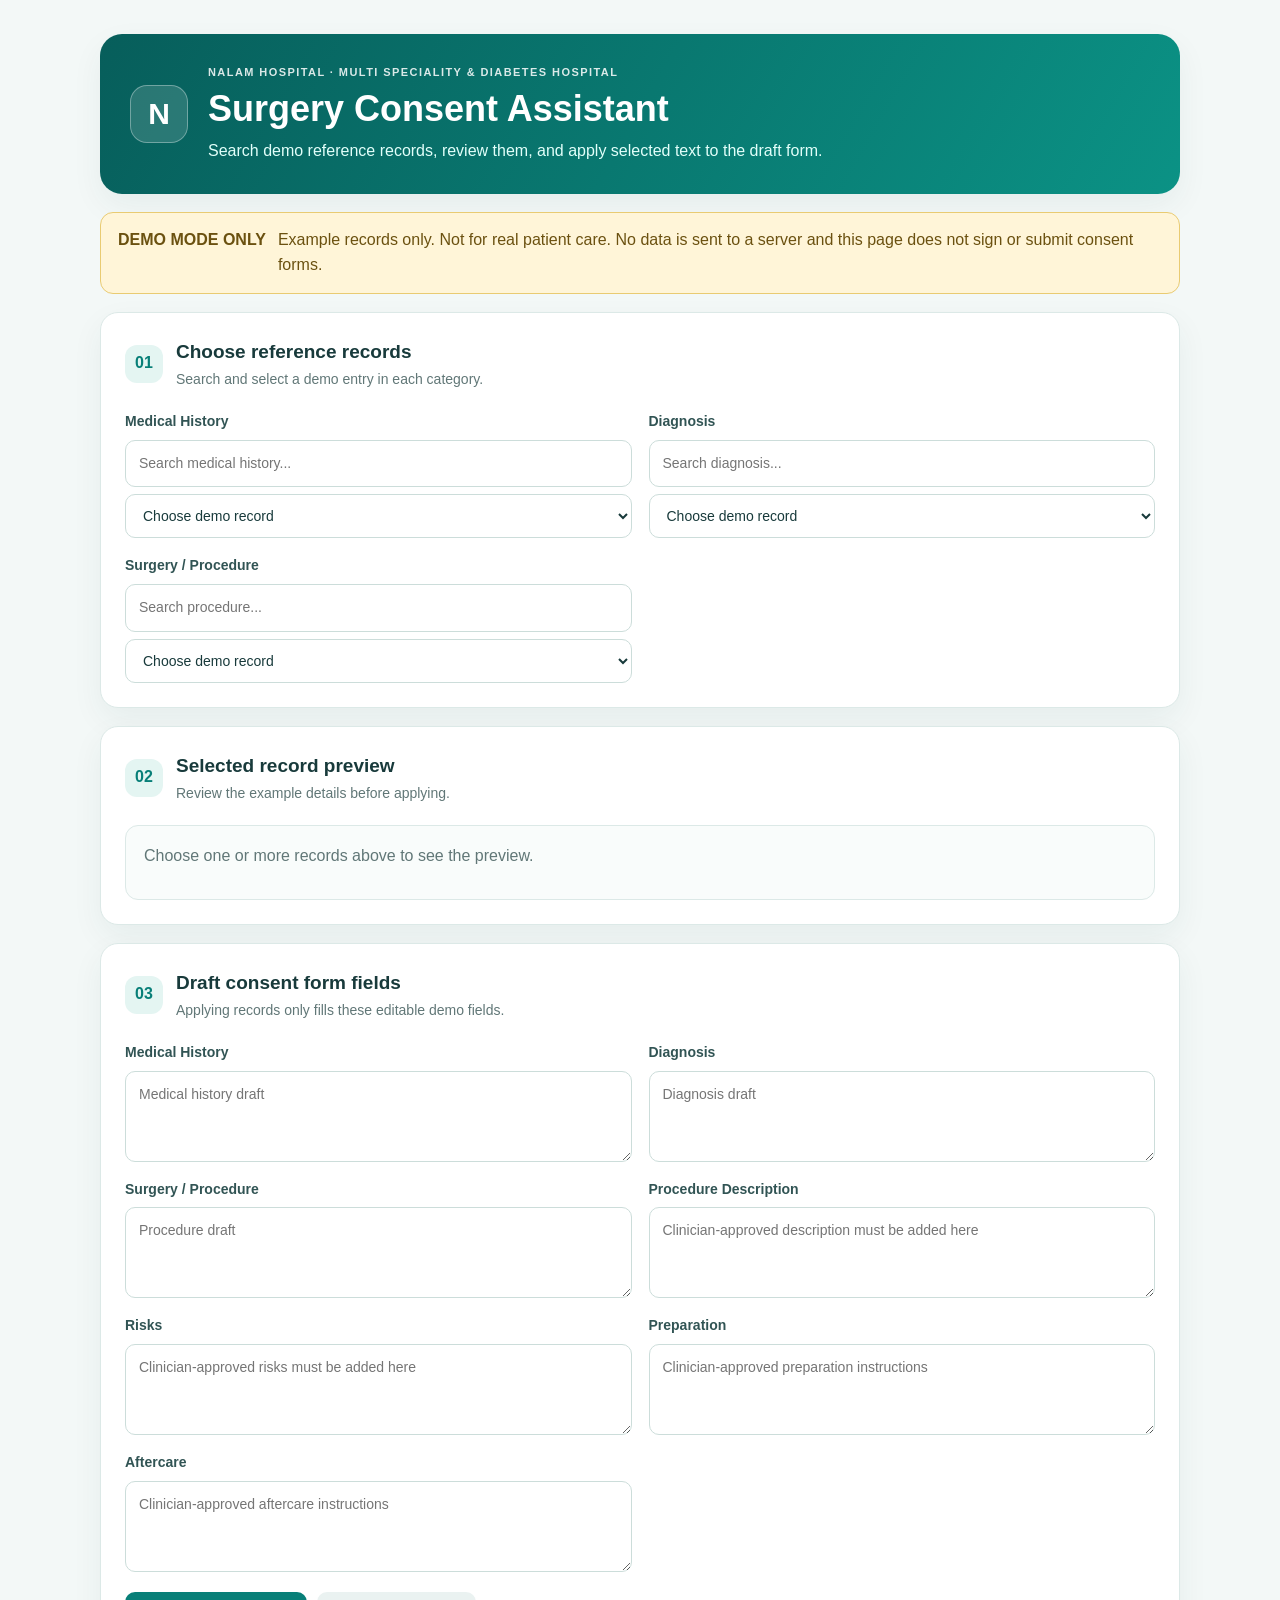
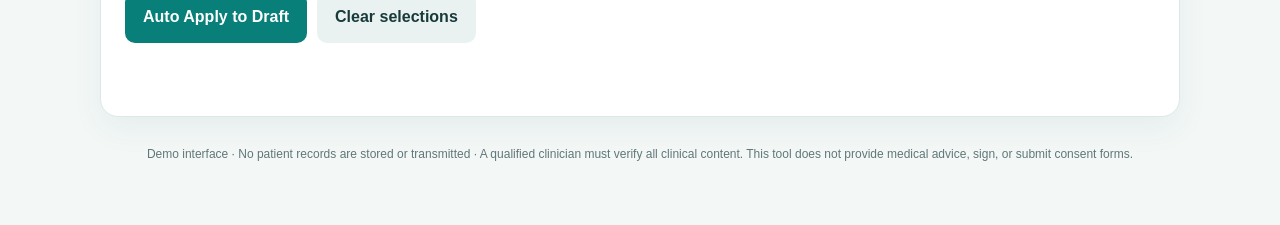
<file: index.html>
<!doctype html>
<html lang="en">
<head>
<meta charset="utf-8">
<meta name="viewport" content="width=device-width, initial-scale=1">
<meta http-equiv="refresh" content="0; url=consent-demo/">
<title>NALAM Hospital | Surgery Consent Demo</title>
</head>
<body>
<p>Opening the NALAM Hospital Surgery Consent Assistant demo…</p>
<p><a href="consent-demo/">Click here if the demo does not open automatically.</a></p>
</body>
</html>
</file>
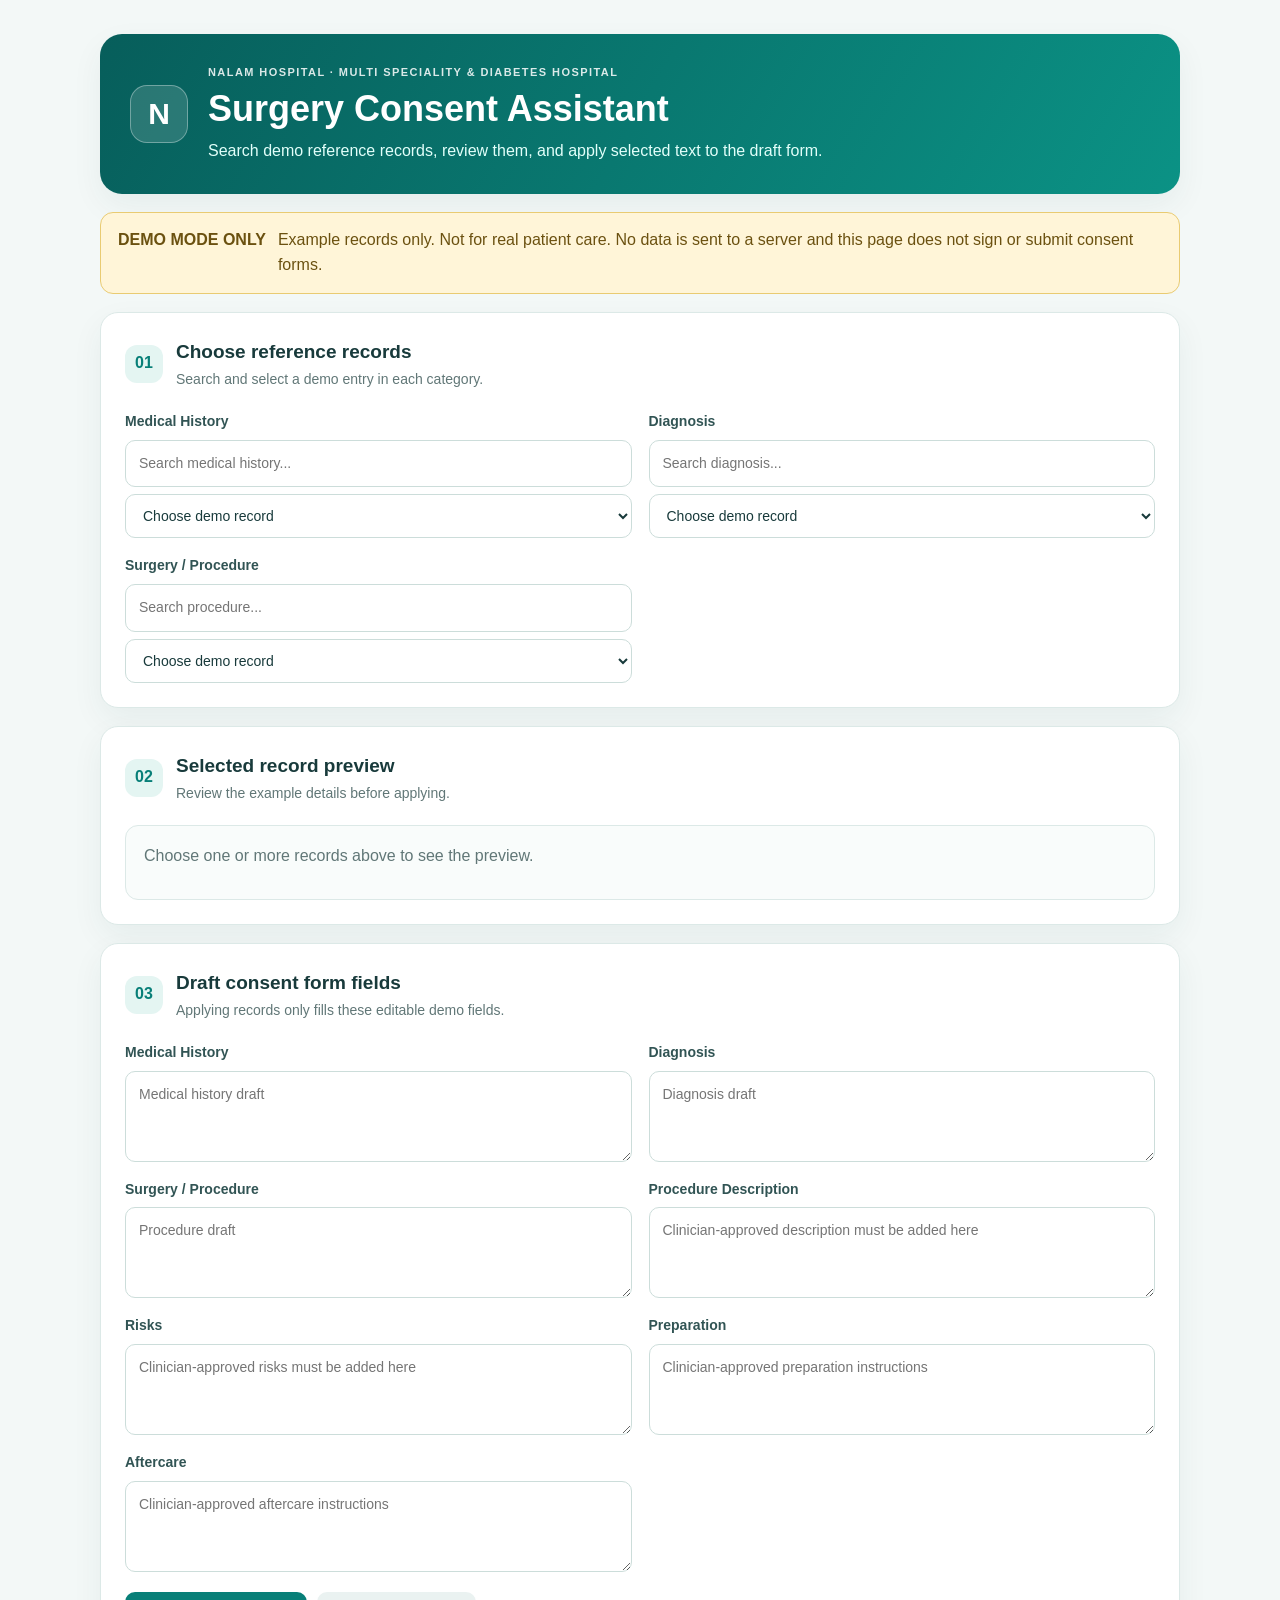
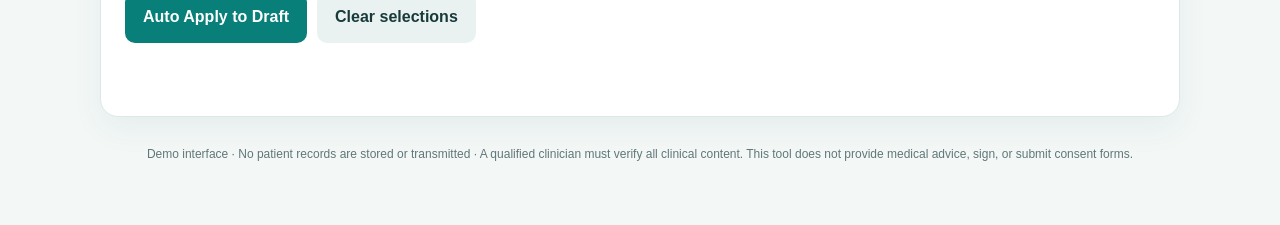
<file: consent-demo/index.html>
<!doctype html>
<html lang="en">
<head><meta charset="utf-8"><meta name="viewport" content="width=device-width, initial-scale=1"><meta name="description" content="NALAM Hospital Surgery Consent Assistant demo interface"><title>NALAM Hospital | Surgery Consent Assistant Demo</title><link rel="stylesheet" href="style.css"></head>
<body><main class="page">
<header class="hero"><div class="brand-mark" aria-hidden="true">N</div><div><p class="eyebrow">NALAM HOSPITAL · MULTI SPECIALITY &amp; DIABETES HOSPITAL</p><h1>Surgery Consent Assistant</h1><p class="subtitle">Search demo reference records, review them, and apply selected text to the draft form.</p></div></header>
<div class="warning" role="alert"><strong>DEMO MODE ONLY</strong><span>Example records only. Not for real patient care. No data is sent to a server and this page does not sign or submit consent forms.</span></div>
<section class="panel"><div class="section-heading"><span class="step">01</span><div><h2>Choose reference records</h2><p>Search and select a demo entry in each category.</p></div></div>
<div class="fields">
<label>Medical History<input id="history-search" type="search" placeholder="Search medical history..." autocomplete="off"><select id="history-select"><option value="">Choose demo record</option></select></label>
<label>Diagnosis<input id="diagnosis-search" type="search" placeholder="Search diagnosis..." autocomplete="off"><select id="diagnosis-select"><option value="">Choose demo record</option></select></label>
<label>Surgery / Procedure<input id="surgery-search" type="search" placeholder="Search procedure..." autocomplete="off"><select id="surgery-select"><option value="">Choose demo record</option></select></label>
</div></section>
<section class="panel"><div class="section-heading"><span class="step">02</span><div><h2>Selected record preview</h2><p>Review the example details before applying.</p></div></div><div id="preview" class="preview empty" aria-live="polite">Choose one or more records above to see the preview.</div></section>
<section class="panel"><div class="section-heading"><span class="step">03</span><div><h2>Draft consent form fields</h2><p>Applying records only fills these editable demo fields.</p></div></div>
<div class="fields">
<label>Medical History<textarea id="form-history" rows="3" placeholder="Medical history draft"></textarea></label>
<label>Diagnosis<textarea id="form-diagnosis" rows="3" placeholder="Diagnosis draft"></textarea></label>
<label>Surgery / Procedure<textarea id="form-surgery" rows="3" placeholder="Procedure draft"></textarea></label>
<label>Procedure Description<textarea id="form-description" rows="3" placeholder="Clinician-approved description must be added here"></textarea></label>
<label>Risks<textarea id="form-risks" rows="3" placeholder="Clinician-approved risks must be added here"></textarea></label>
<label>Preparation<textarea id="form-preparation" rows="3" placeholder="Clinician-approved preparation instructions"></textarea></label>
<label>Aftercare<textarea id="form-aftercare" rows="3" placeholder="Clinician-approved aftercare instructions"></textarea></label>
</div><div class="actions"><button id="apply-btn" type="button">Auto Apply to Draft</button><button id="clear-btn" type="button" class="secondary">Clear selections</button></div><p id="status" class="status" role="status" aria-live="polite"></p></section>
<footer>Demo interface · No patient records are stored or transmitted · A qualified clinician must verify all clinical content. This tool does not provide medical advice, sign, or submit consent forms.</footer>
</main><script src="app.js"></script></body></html>
</file>
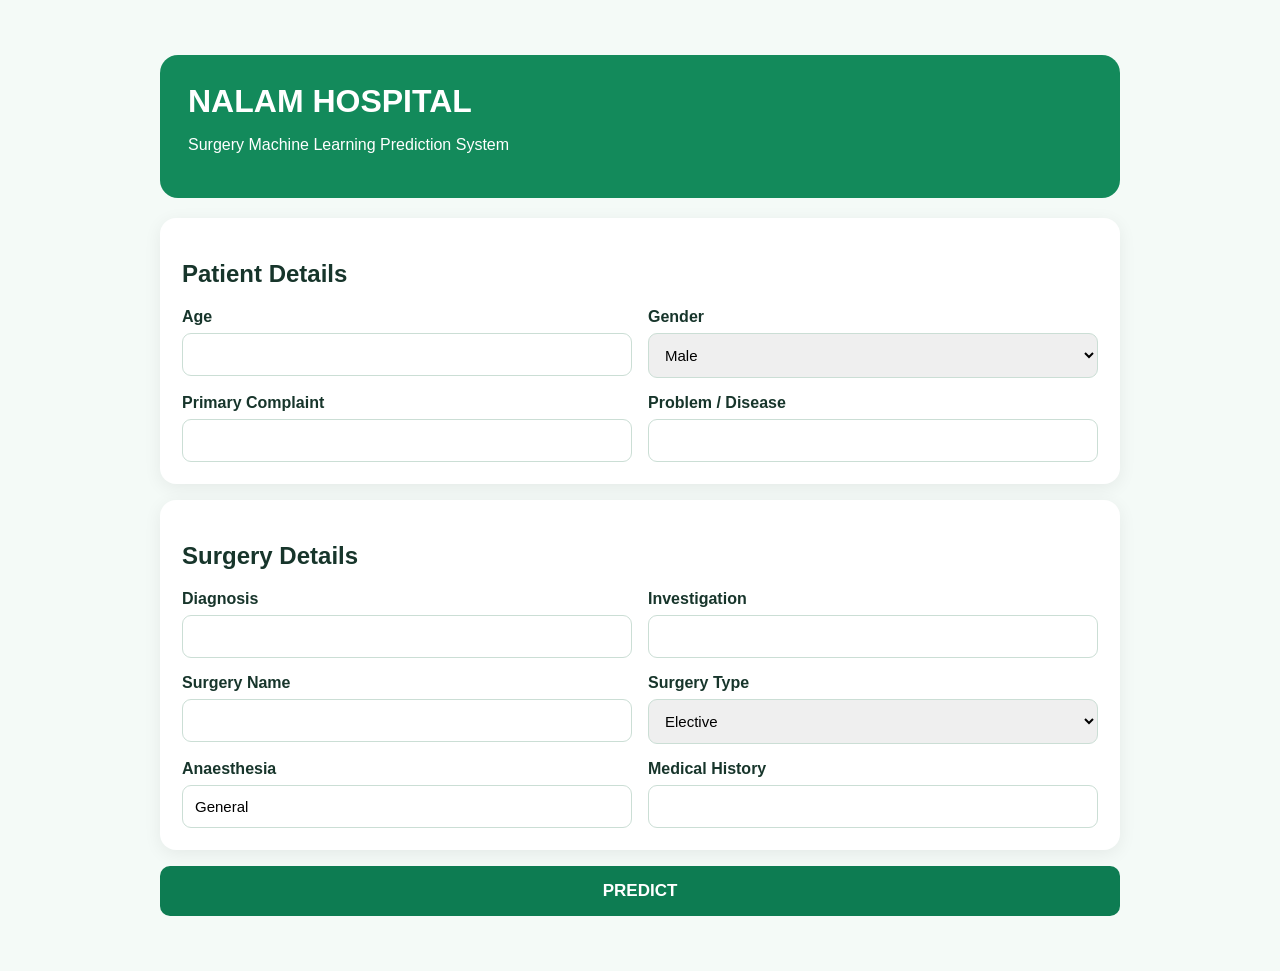
<file: frontend/index.html>
<!doctype html>
<html lang="en"><head><meta charset="utf-8"><meta name="viewport" content="width=device-width,initial-scale=1"><title>NALAM Hospital - Surgery ML</title><link rel="stylesheet" href="style.css"></head>
<body><main class="container"><header><h1>NALAM HOSPITAL</h1><p>Surgery Machine Learning Prediction System</p></header>
<form id="predictionForm"><section><h2>Patient Details</h2><div class="grid"><label>Age<input id="age" type="number" min="1" max="120" required></label><label>Gender<select id="gender"><option>Male</option><option>Female</option><option>Other</option></select></label><label>Primary Complaint<input id="complaint" required></label><label>Problem / Disease<input id="disease" required></label></div></section>
<section><h2>Surgery Details</h2><div class="grid"><label>Diagnosis<input id="diagnosis" required></label><label>Investigation<input id="investigation" required></label><label>Surgery Name<input id="surgery" required></label><label>Surgery Type<select id="surgery_type"><option>Elective</option><option>Emergency</option></select></label><label>Anaesthesia<input id="anaesthesia" value="General"></label><label>Medical History<input id="history"></label></div></section><button type="submit">PREDICT</button></form><div id="result" class="result hidden"></div></main><script src="script.js"></script></body></html>
</file>
<file: consent-demo/style.css>
:root{--ink:#183a3b;--muted:#617777;--teal:#087f78;--teal-dark:#06645f;--line:#dce9e7;--bg:#f3f8f7;--white:#fff;--warn:#fff5d8;--warn-line:#e9cb72;--shadow:0 12px 32px rgba(23,62,60,.06)}*{box-sizing:border-box}body{margin:0;background:var(--bg);color:var(--ink);font-family:Inter,Segoe UI,Arial,sans-serif;line-height:1.55}.page{width:min(1080px,calc(100% - 32px));margin:34px auto}.hero{display:flex;gap:20px;align-items:center;padding:30px;border-radius:22px;background:linear-gradient(120deg,#075e5b,#0b9285);color:#fff;box-shadow:var(--shadow)}.brand-mark{display:grid;place-items:center;flex:0 0 58px;height:58px;border-radius:17px;background:#ffffff24;border:1px solid #ffffff55;font-size:30px;font-weight:800}.eyebrow{font-size:11px;letter-spacing:.13em;font-weight:800;opacity:.85;margin:0 0 7px}.hero h1{font-size:clamp(25px,4vw,36px);line-height:1.15;margin:0}.subtitle{margin:10px 0 0;color:#e2fffa}.warning{display:flex;gap:12px;align-items:flex-start;margin:18px 0;padding:15px 17px;background:var(--warn);border:1px solid var(--warn-line);border-radius:13px;color:#6b5110}.warning strong{white-space:nowrap}.panel{margin:18px 0;padding:24px;background:var(--white);border:1px solid var(--line);border-radius:18px;box-shadow:var(--shadow)}.section-heading{display:flex;gap:13px;align-items:center;margin-bottom:20px}.step{display:grid;place-items:center;flex:0 0 38px;height:38px;border-radius:12px;background:#e4f5f2;color:var(--teal);font-weight:800}.section-heading h2{margin:0;font-size:19px}.section-heading p{margin:3px 0 0;color:var(--muted);font-size:14px}.fields{display:grid;grid-template-columns:repeat(2,minmax(0,1fr));gap:17px}.fields label{display:block;font-size:14px;font-weight:700;color:#315454}.fields input,.fields select,.fields textarea{display:block;width:100%;margin-top:7px;padding:12px 13px;border:1px solid #ccddda;border-radius:10px;background:#fff;color:var(--ink);font:inherit;font-weight:400;outline:none}.fields input:focus,.fields select:focus,.fields textarea:focus{border-color:var(--teal);box-shadow:0 0 0 3px #087f7818}.fields textarea{resize:vertical}.preview{border:1px solid var(--line);border-radius:13px;padding:18px;min-height:75px}.preview.empty{color:var(--muted);background:#f9fcfb}.preview-grid{display:grid;grid-template-columns:repeat(3,minmax(0,1fr));gap:13px}.preview-card{padding:13px;border-radius:11px;background:#f3f9f8}.preview-card h3{margin:0 0 7px;font-size:13px;color:var(--teal-dark)}.preview-card p{margin:0;font-size:14px;white-space:pre-wrap}.actions{display:flex;flex-wrap:wrap;gap:10px;margin-top:20px}button{border:0;border-radius:10px;background:var(--teal);color:#fff;padding:13px 18px;font:inherit;font-weight:750;cursor:pointer}button:hover{background:var(--teal-dark)}button:focus-visible{outline:3px solid #74c9c1;outline-offset:2px}.secondary{background:#eaf2f1;color:var(--ink)}.secondary:hover{background:#dbe9e7}.status{min-height:1.5em;color:var(--teal-dark);font-size:14px;font-weight:650}footer{text-align:center;color:var(--muted);font-size:12px;padding:10px 12px 28px}@media(max-width:700px){.page{width:min(100% - 20px,1080px);margin:10px auto}.hero{align-items:flex-start;padding:22px 18px;border-radius:16px}.brand-mark{flex-basis:44px;height:44px;font-size:23px}.eyebrow{font-size:9px}.panel{padding:18px 15px}.fields,.preview-grid{grid-template-columns:1fr}.warning{display:block}.warning strong{display:block;margin-bottom:4px}.section-heading h2{font-size:17px}}
</file>
<file: frontend/style.css>
*{box-sizing:border-box}body{margin:0;font-family:Arial,sans-serif;background:#f4faf7;color:#17352b}.container{max-width:1000px;margin:35px auto;padding:20px}header{background:#138a5b;color:#fff;padding:28px;border-radius:18px;margin-bottom:20px}h1{margin:0}section{background:#fff;padding:22px;margin:16px 0;border-radius:16px;box-shadow:0 4px 18px #0001}.grid{display:grid;grid-template-columns:repeat(2,1fr);gap:16px}label{font-weight:600}input,select{display:block;width:100%;margin-top:7px;padding:12px;border:1px solid #cbded5;border-radius:9px;font-size:15px}button{width:100%;padding:15px;border:0;border-radius:10px;background:#0d7c52;color:#fff;font-size:17px;font-weight:700;cursor:pointer}.result{margin-top:20px;background:#fff;padding:22px;border-radius:16px;border-left:6px solid #0d7c52}.hidden{display:none}@media(max-width:700px){.grid{grid-template-columns:1fr}}
</file>
